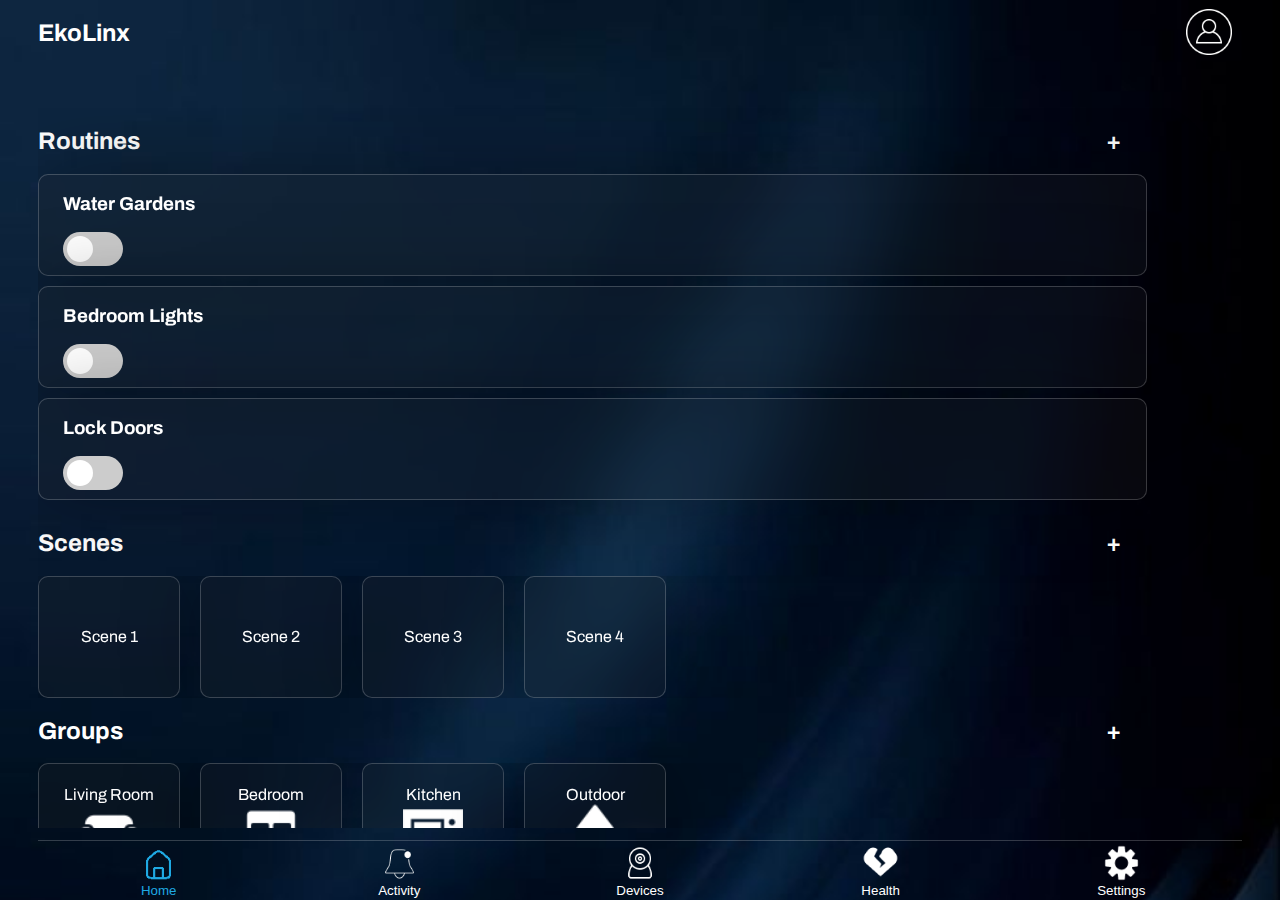
<file: index.html>
<!DOCTYPE html>
<html lang="en">
<head>
    <meta charset="UTF-8">
    <meta name="viewport" content="width=device-width, initial-scale=1.0">
    <link rel="stylesheet" href="index.css">
    <script src="jquery-3.7.1.min.js"></script>
    <title>EkoLinx</title>
</head>
<body>
    <div class="container">


        <!-- header -->
        <div class="header">
            <h2>EkoLinx</h2>
            <button onclick="setCurrentPage('account')" id="account-button">
                <img src="img/profile.png" alt="">
            </button>
        </div>


        <!-- main area -->
        <div class="main" id="main">

            
            

            
            


        </div>

        <!-- menu -->
        <div class="menu">
            <div class="menu-row">
                <button onclick="setCurrentPage('home')" id="home-button-label">
                    <img src="img/Home.png" alt="" id="home-button" >
                    Home
                </button>
            </div>
            <div class="menu-row">
                <button onclick="setCurrentPage('activity')" id="activity-button-label">
                    <img src="img/Bell.png" alt="" id="activity-button">
                    Activity
                </button>
            </div>
            <div class="menu-row">
                <button onclick="setCurrentPage('devices')" id="devices-button-label">
                    <img src="img/Webcam.png" alt="" id="devices-button">
                    Devices
                </button>
            </div>
            <div class="menu-row">
                <button onclick="setCurrentPage('health')" id="health-button-label">
                    <img src="img/Heart.png" alt="" id="health-button" >
                    Health
                </button>
            </div>
            <div class="menu-row">
                <button onclick="setCurrentPage('settings')" id="settings-button-label">
                    <img src="img/Settings.png" alt="" id="settings-button">
                    Settings
                </button>
            </div>
        </div>
    </div>  
    <script src="index.js"></script>
   
</body>
</html>
</file>
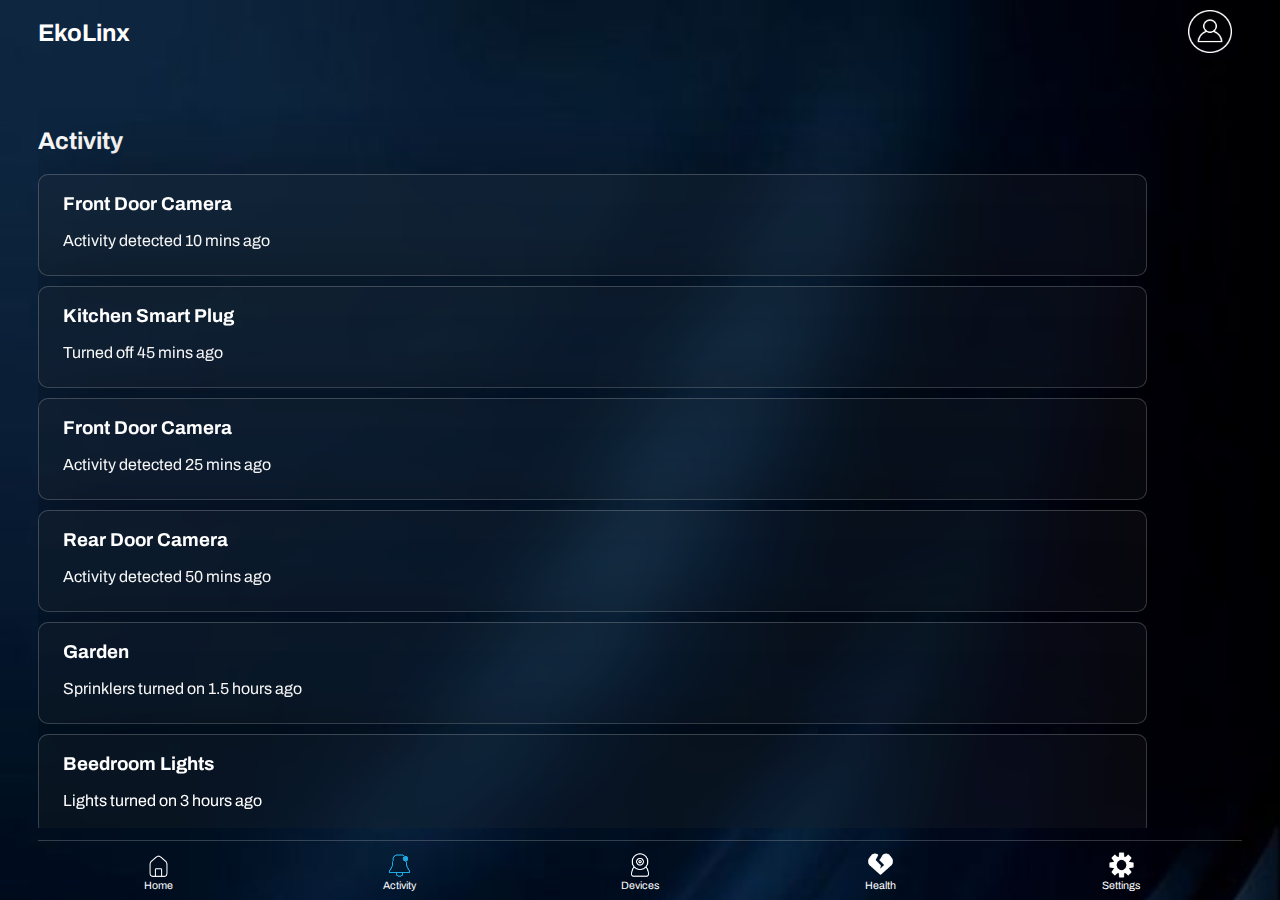
<file: activity.html>
<!DOCTYPE html>
<html lang="en">
<head>
    <meta charset="UTF-8">
    <meta name="viewport" content="width=device-width, initial-scale=1.0">
    <link rel="stylesheet" href="index.css">
    <title>Devices</title>
</head>
<body>
    <div class="container">


        <!-- header -->
        <div class="header">
            <h2>EkoLinx</h2>
            <a href="account.html"><img src="img/profile.png" alt=""></a>
        </div>


        <!-- main area -->
        <div class="main">

            <div class="routines">
                <div class="title">
                    <h2>Activity </h2>
                 
                </div>
                <div class="routines-item">
                    <div class="title">
                        <h3>Front Door Camera</h3>
                    </div>
                    <div class="title">
                        Activity detected 10 mins ago
                    </div>
                </div>
                <div class="routines-item">
                    <div class="title">
                        <h3>Kitchen Smart Plug</h3>
                    </div>
                    <div class="title">
                        Turned off 45 mins ago
                    </div>
                </div>
                <div class="routines-item">
                    <div class="title">
                        <h3>Front Door Camera</h3>
                    </div>
                    <div class="title">
                        Activity detected 25 mins ago
                    </div>
                </div>
                <div class="routines-item">
                    <div class="title">
                        <h3>Rear Door Camera</h3>
                    </div>
                    <div class="title">
                        Activity detected 50 mins ago
                    </div>
                </div>
                <div class="routines-item">
                    <div class="title">
                        <h3>Garden</h3>
                    </div>
                    <div class="title">
                        Sprinklers turned on 1.5 hours ago
                    </div>
                </div>
                <div class="routines-item">
                    <div class="title">
                        <h3>Beedroom Lights</h3>
                    </div>
                    <div class="title">
                        Lights turned on 3 hours ago
                    </div>
                </div>

                
            </div>


        </div>

        <!-- menu -->
        <div class="menu">
            <div class="menu-row">
                <a href="index.html" ><img src="img/Home.png" alt="" ></a>
                Home
            </div>
            <div class="menu-row">
                <a href="activity.html"><img src="img/Bell_Selected.png" alt="" ></a>
                Activity
            </div>
            <div class="menu-row">
                <a href="devices.html"><img src="img/Webcam.png" alt="" ></a>
                Devices
            </div>
            <div class="menu-row">
                <a href="health.html"><img src="img/Heart.png" alt="" ></a>
                Health
            </div>
            <div class="menu-row">
                <a href="settings.html"><img src="img/Settings.png" alt=""></a>
                Settings
            </div>
        </div>
        

    </div>
    
</body>
</html>
</file>
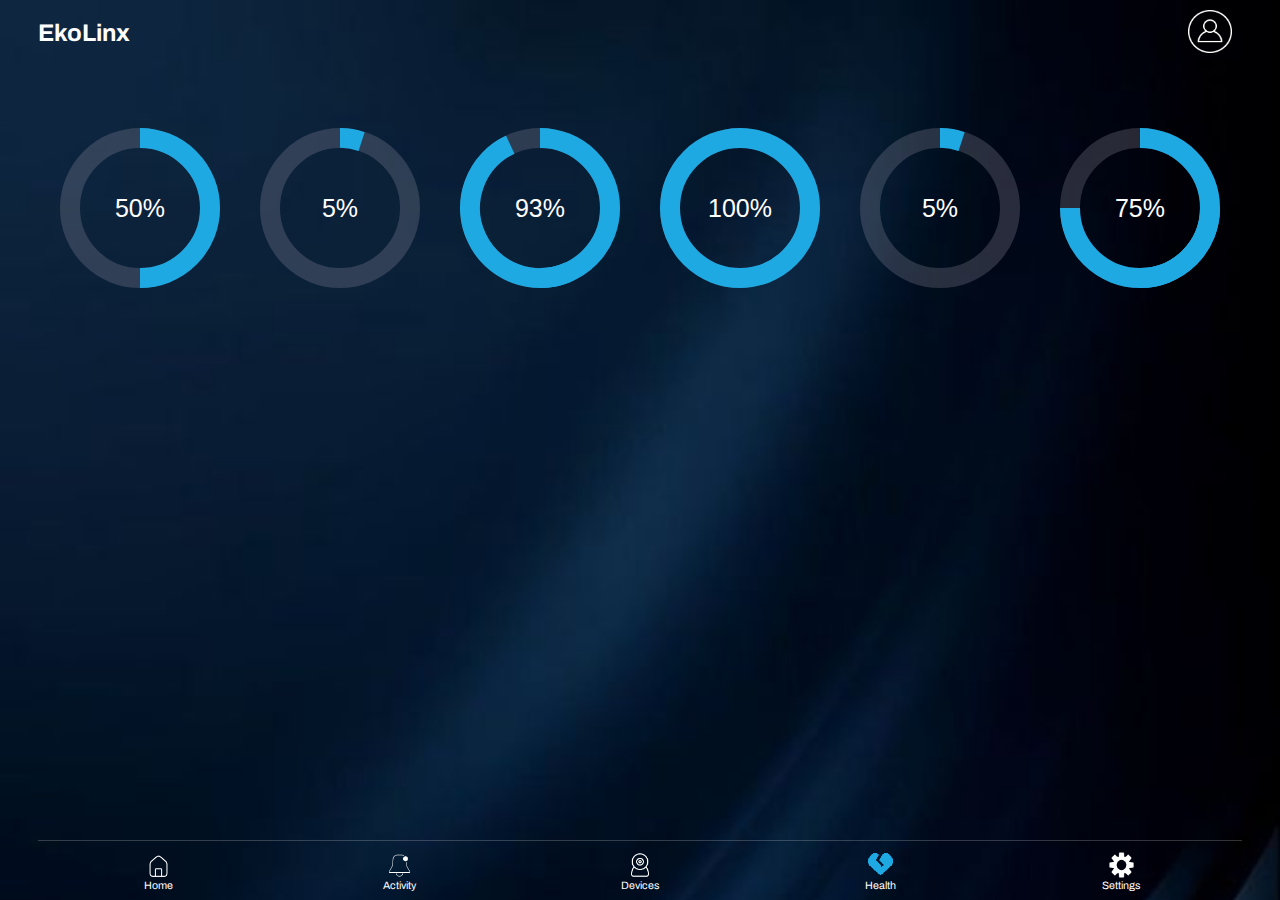
<file: health.html>
<!DOCTYPE html>
<html lang="en">
<head>
    <meta charset="UTF-8">
    <meta name="viewport" content="width=device-width, initial-scale=1.0">
    <link rel="stylesheet" href="index.css">
    <title>Devices</title>
</head>
<body>
    <div class="container">


        <!-- header -->
        <div class="header">
            <h2>EkoLinx</h2>
            <a href="account.html"><img src="img/profile.png" alt=""></a>
        </div>


        <!-- main area -->
        <div class="main">
            <div class="circle-container">
                <div class="health-row">
                    <div class="circle percentage-50">
                        <span>50%</span>
                        <div class="percentage-bar"></div>
                    </div>
                    <div class="circle percentage-5">
                        <span>5%</span>
                        <div class="percentage-bar"></div>
                    </div>
                   
                </div>
                <div class="health-row">
                    <div class="circle percentage-93">
                        <span>93%</span>
                        <div class="percentage-bar"></div>
                    </div>
                    <div class="circle percentage-100">
                        <span>100%</span>
                        <div class="percentage-bar"></div>
                    </div>
                </div>
                <div class="health-row">
                    <div class="circle percentage-5">
                        <span>5%</span>
                        <div class="percentage-bar"></div>
                    </div>
                    <div class="circle percentage-75">
                        <span>75%</span>
                        <div class="percentage-bar"></div>
                    </div>
                    
                </div>
            </div>

            


        </div>

        <!-- menu -->
        <div class="menu">
            <div class="menu-row">
                <a href="index.html" ><img src="img/Home.png" alt="" ></a>
                Home
            </div>
            <div class="menu-row">
                <a href="activity.html"><img src="img/Bell.png" alt="" ></a>
                Activity
            </div>
            <div class="menu-row">
                <a href="devices.html"><img src="img/Webcam.png" alt="" ></a>
                Devices
            </div>
            <div class="menu-row">
                <a href="health.html"><img src="img/Heart_Selected.png" alt="" ></a>
                Health
            </div>
            <div class="menu-row">
                <a href="settings.html"><img src="img/Settings.png" alt=""></a>
                Settings
            </div>
        </div>
        

    </div>
    
</body>
</html>
</file>
<file: index.css>
@import url("https://fonts.googleapis.com/css2?family=Archivo:ital,wght@0,100..900;1,100..900&display=swap");
body {
  margin: 0;
  background: url(img/background.jpg);
  background-size: cover;
  font-family: "Archivo", sans-serif;
}

a {
  text-decoration: none;
  color: white;
}

a:visited {
  color: white;
}

button {
  height: 70%;
  background: none;
  display: flex;
  flex-direction: column;
  justify-content: center;
  align-items: center;
  color: white;
  border: none;
}
button img {
  height: 50%;
}

#account-button {
  height: 60%;
  display: flex;
  justify-content: flex-end;
  padding: 0;
}
#account-button img {
  height: 70%;
}

.container {
  height: 100vh;
  display: grid;
  grid-template-rows: 12% 80% 8%;
  grid-template-areas: "header", "main", "menu";
  color: white;
  margin: 0 3% 0 3%;
}
.container .header {
  grid-area: "header";
  display: flex;
  justify-content: space-between;
}
.container .header img {
  margin: 10px;
  height: 40%;
}
.container .main {
  grid-area: "main";
  overflow-y: scroll;
  -ms-overflow-style: none;
  scrollbar-width: none;
}
.container .main .title {
  display: flex;
  flex-direction: row;
  width: 90%;
  justify-content: space-between;
}
.container .main .title img {
  height: 20%;
  margin-top: 5%;
}
.container .main .routines .routines-item {
  width: 90%;
  padding-left: 2%;
  height: 100px;
  margin-bottom: 10px;
  border: 1px solid rgba(255, 255, 255, 0.2);
  box-shadow: 0 0 80px rgba(0, 0, 0, 0.3);
  background: rgba(39, 39, 39, 0.2);
  -webkit-backdrop-filter: blur(15px);
          backdrop-filter: blur(15px);
  border-radius: 10px;
}
.container .main .routines .routines-item:hover {
  background: rgba(39, 39, 39, 0.5);
}
.container .main .groups .groups-item-box {
  display: flex;
  flex-direction: row;
  width: 90%;
  overflow-x: scroll;
  -ms-overflow-style: none;
  scrollbar-width: none;
}
.container .main .groups .groups-item-box .groups-item {
  display: flex;
  flex-direction: column;
  padding: 10px;
  align-items: center;
  justify-content: center;
  height: 100px;
  aspect-ratio: 1.2;
  border: 1px solid rgba(255, 255, 255, 0.2);
  box-shadow: 0 0 80px rgba(0, 0, 0, 0.3);
  background: rgba(39, 39, 39, 0.2);
  -webkit-backdrop-filter: blur(15px);
          backdrop-filter: blur(15px);
  border-radius: 10px;
  margin-right: 20px;
}
.container .main .groups .groups-item-box .groups-item:hover {
  background: rgba(39, 39, 39, 0.5);
}
.container .main .groups .groups::-webkit-scrollbar {
  display: none;
}
.container .main .groups img {
  width: 80%;
}
.container .main .groups .groups-img {
  width: 50%;
}
.container .main::-webkit-scrollbar {
  display: none;
}
.container .menu {
  grid-area: "menu";
  display: flex;
  flex-direction: row;
  justify-content: space-between;
  align-items: center;
  border-top: 1px solid rgba(255, 255, 255, 0.2);
  margin-top: 1%;
}
.container .menu .menu-row {
  display: flex;
  flex-direction: column;
  height: 100%;
  width: 100%;
  justify-content: center;
  align-items: center;
  font-size: 8pt;
}
.container .menu .menu-row a {
  height: 50%;
}
.container .menu .menu-row img {
  height: 100%;
}
.container .button-large {
  width: 80%;
  height: 7%;
  display: flex;
  border: 1px solid rgba(255, 255, 255, 0.2);
  box-shadow: 0 0 80px rgba(0, 0, 0, 0.3);
  background: rgba(39, 39, 39, 0.2);
  -webkit-backdrop-filter: blur(15px);
          backdrop-filter: blur(15px);
  align-items: center;
  justify-content: center;
  text-align: center;
  border-radius: 10px;
  font-weight: bold;
  font-size: 18pt;
  margin: 10px;
}
.container .button-large:hover {
  background: rgba(39, 39, 39, 0.5);
}
.container .add-device-button {
  margin-left: 10%;
  margin-top: 10%;
}
.container .button-small {
  width: 60%;
  height: 7%;
  display: flex;
  border: 1px solid rgba(255, 255, 255, 0.2);
  box-shadow: 0 0 80px rgba(0, 0, 0, 0.3);
  background: rgba(39, 39, 39, 0.2);
  -webkit-backdrop-filter: blur(15px);
          backdrop-filter: blur(15px);
  align-items: center;
  justify-content: center;
  text-align: center;
  border-radius: 10px;
  font-weight: bold;
  font-size: 18pt;
  margin: 40px;
  color: #1FA9E3;
}
.container .settings {
  display: flex;
  flex-direction: column;
  align-items: center;
  width: 100%;
  height: 100%;
}
.container .account {
  display: flex;
  flex-direction: column;
  width: 100%;
  height: 100%;
  align-items: center;
}
.container .account img {
  width: 50%;
}

.modal {
  display: none;
  width: 80%;
  height: 20%;
  border: 1px solid rgba(255, 255, 255, 0.2);
  border-radius: 10px;
  box-shadow: 0 0 80px rgba(0, 0, 0, 0.3);
  background: rgba(39, 39, 39, 0.2);
  -webkit-backdrop-filter: blur(15px);
          backdrop-filter: blur(15px);
  position: fixed;
  top: 50%;
  left: 50%;
  transform: translate(-50%, -50%);
  flex-direction: column;
  align-items: center;
  justify-content: space-around;
}
.modal button {
  width: 60%;
  border: 1px solid black;
  height: 20%;
  font-weight: bold;
}
.modal button:hover {
  background-color: black;
}
.modal input {
  width: 80%;
  height: 20%;
  text-align: center;
  font-size: 80%;
}

.switch {
  position: relative;
  display: inline-block;
  width: 60px;
  height: 34px;
}

.switch input {
  opacity: 0;
  width: 0;
  height: 0;
}

.slider {
  position: absolute;
  cursor: pointer;
  top: 0;
  left: 0;
  right: 0;
  bottom: 0;
  background-color: #ccc;
  transition: 0.4s;
}

.slider:before {
  position: absolute;
  content: "";
  height: 26px;
  width: 26px;
  left: 4px;
  bottom: 4px;
  background-color: white;
  transition: 0.4s;
}

input:checked + .slider {
  background-color: #2196F3;
}

input:focus + .slider {
  box-shadow: 0 0 1px #2196F3;
}

input:checked + .slider:before {
  transform: translateX(26px);
}

.slider.round {
  border-radius: 34px;
}

.slider.round:before {
  border-radius: 50%;
}

.cd__main {
  background: #1FA9E3 !important;
}

.circle-container {
  display: flex;
  justify-content: center;
  flex-flow: row wrap;
  width: 100%;
}

.circle-container .circle {
  margin: 20px;
}

/* configuration */
/* mixin */
/* placeholder */
.circle.percentage-100 .percentage-bar:after, .circle.percentage-99 .percentage-bar:after, .circle.percentage-98 .percentage-bar:after, .circle.percentage-97 .percentage-bar:after, .circle.percentage-96 .percentage-bar:after, .circle.percentage-95 .percentage-bar:after, .circle.percentage-94 .percentage-bar:after, .circle.percentage-93 .percentage-bar:after, .circle.percentage-92 .percentage-bar:after, .circle.percentage-91 .percentage-bar:after, .circle.percentage-90 .percentage-bar:after, .circle.percentage-89 .percentage-bar:after, .circle.percentage-88 .percentage-bar:after, .circle.percentage-87 .percentage-bar:after, .circle.percentage-86 .percentage-bar:after, .circle.percentage-85 .percentage-bar:after, .circle.percentage-84 .percentage-bar:after, .circle.percentage-83 .percentage-bar:after, .circle.percentage-82 .percentage-bar:after, .circle.percentage-81 .percentage-bar:after, .circle.percentage-80 .percentage-bar:after, .circle.percentage-79 .percentage-bar:after, .circle.percentage-78 .percentage-bar:after, .circle.percentage-77 .percentage-bar:after, .circle.percentage-76 .percentage-bar:after, .circle.percentage-75 .percentage-bar:after, .circle.percentage-74 .percentage-bar:after, .circle.percentage-73 .percentage-bar:after, .circle.percentage-72 .percentage-bar:after, .circle.percentage-71 .percentage-bar:after, .circle.percentage-70 .percentage-bar:after, .circle.percentage-69 .percentage-bar:after, .circle.percentage-68 .percentage-bar:after, .circle.percentage-67 .percentage-bar:after, .circle.percentage-66 .percentage-bar:after, .circle.percentage-65 .percentage-bar:after, .circle.percentage-64 .percentage-bar:after, .circle.percentage-63 .percentage-bar:after, .circle.percentage-62 .percentage-bar:after, .circle.percentage-61 .percentage-bar:after, .circle.percentage-60 .percentage-bar:after, .circle.percentage-59 .percentage-bar:after, .circle.percentage-58 .percentage-bar:after, .circle.percentage-57 .percentage-bar:after, .circle.percentage-56 .percentage-bar:after, .circle.percentage-55 .percentage-bar:after, .circle.percentage-54 .percentage-bar:after, .circle.percentage-53 .percentage-bar:after, .circle.percentage-52 .percentage-bar:after, .circle.percentage-51 .percentage-bar:after {
  position: absolute;
  content: "";
  -webkit-clip-path: inset(0 0 0 50%);
  clip-path: inset(0 0 0 50%);
  transform: rotate(0deg);
  width: 120px;
  height: 120px;
  border: 20px solid #1FA9E3;
  background: transparent;
  border-radius: 100%;
  transition: width 0.2s ease-out, height 0.2s ease-out, border-width 0.2s ease-out;
}

.circle.percentage-100 .percentage-bar, .circle.percentage-99 .percentage-bar, .circle.percentage-98 .percentage-bar, .circle.percentage-97 .percentage-bar, .circle.percentage-96 .percentage-bar, .circle.percentage-95 .percentage-bar, .circle.percentage-94 .percentage-bar, .circle.percentage-93 .percentage-bar, .circle.percentage-92 .percentage-bar, .circle.percentage-91 .percentage-bar, .circle.percentage-90 .percentage-bar, .circle.percentage-89 .percentage-bar, .circle.percentage-88 .percentage-bar, .circle.percentage-87 .percentage-bar, .circle.percentage-86 .percentage-bar, .circle.percentage-85 .percentage-bar, .circle.percentage-84 .percentage-bar, .circle.percentage-83 .percentage-bar, .circle.percentage-82 .percentage-bar, .circle.percentage-81 .percentage-bar, .circle.percentage-80 .percentage-bar, .circle.percentage-79 .percentage-bar, .circle.percentage-78 .percentage-bar, .circle.percentage-77 .percentage-bar, .circle.percentage-76 .percentage-bar, .circle.percentage-75 .percentage-bar, .circle.percentage-74 .percentage-bar, .circle.percentage-73 .percentage-bar, .circle.percentage-72 .percentage-bar, .circle.percentage-71 .percentage-bar, .circle.percentage-70 .percentage-bar, .circle.percentage-69 .percentage-bar, .circle.percentage-68 .percentage-bar, .circle.percentage-67 .percentage-bar, .circle.percentage-66 .percentage-bar, .circle.percentage-65 .percentage-bar, .circle.percentage-64 .percentage-bar, .circle.percentage-63 .percentage-bar, .circle.percentage-62 .percentage-bar, .circle.percentage-61 .percentage-bar, .circle.percentage-60 .percentage-bar, .circle.percentage-59 .percentage-bar, .circle.percentage-58 .percentage-bar, .circle.percentage-57 .percentage-bar, .circle.percentage-56 .percentage-bar, .circle.percentage-55 .percentage-bar, .circle.percentage-54 .percentage-bar, .circle.percentage-53 .percentage-bar, .circle.percentage-52 .percentage-bar, .circle.percentage-51 .percentage-bar {
  -webkit-clip-path: none;
  clip-path: none;
}

/* percentage circle style */
.health-row {
  display: flex;
}

.circle {
  width: 160px;
  height: 160px;
  cursor: default;
}

.circle span {
  position: absolute;
  display: block;
  vertical-align: middle;
  width: 160px;
  height: 160px;
  text-align: center;
  color: white;
  line-height: 160px;
  font-size: 25px;
  font-family: Helvetica, Arial, Geneva, sans-serif;
  transition: font-size 0.2s ease-out;
}

.circle:before {
  position: absolute;
  content: "";
  background-color: transparent;
  width: 120px;
  height: 120px;
  border: 20px solid rgba(159, 157, 170, 0.25);
  background: transparent;
  border-radius: 100%;
  transition: width 0.2s ease-out, height 0.2s ease-out, border-width 0.2s ease-out;
}

.circle .percentage-bar {
  width: 160px;
  height: 160px;
  position: absolute;
  -webkit-clip-path: inset(0 0 0 50%);
  clip-path: inset(0 0 0 50%);
}

.circle .percentage-bar:before {
  position: absolute;
  content: "";
  -webkit-clip-path: inset(0 50% 0 0);
  clip-path: inset(0 50% 0 0);
  transform: rotate(0deg);
  width: 120px;
  height: 120px;
  border: 20px solid #1FA9E3;
  background: transparent;
  border-radius: 100%;
  transition: width 0.2s ease-out, height 0.2s ease-out, border-width 0.2s ease-out;
}

.circle:hover:before {
  width: 140px;
  height: 140px;
  border-width: 10px;
}

.circle:hover span {
  font-size: 45px;
}

.circle:hover .percentage-bar:before, .circle:hover .percentage-bar:after {
  width: 140px;
  height: 140px;
  border-width: 10px;
}

.circle.percentage-5 .percentage-bar:before {
  transform: rotate(18deg);
}

.circle.percentage-50 .percentage-bar:before {
  transform: rotate(180deg);
}

.circle.percentage-75 .percentage-bar:before {
  transform: rotate(270deg);
}

.circle.percentage-93 .percentage-bar:before {
  transform: rotate(334.8deg);
}

.circle.percentage-100 .percentage-bar:before {
  transform: rotate(360deg);
}/*# sourceMappingURL=index.css.map */
</file>
